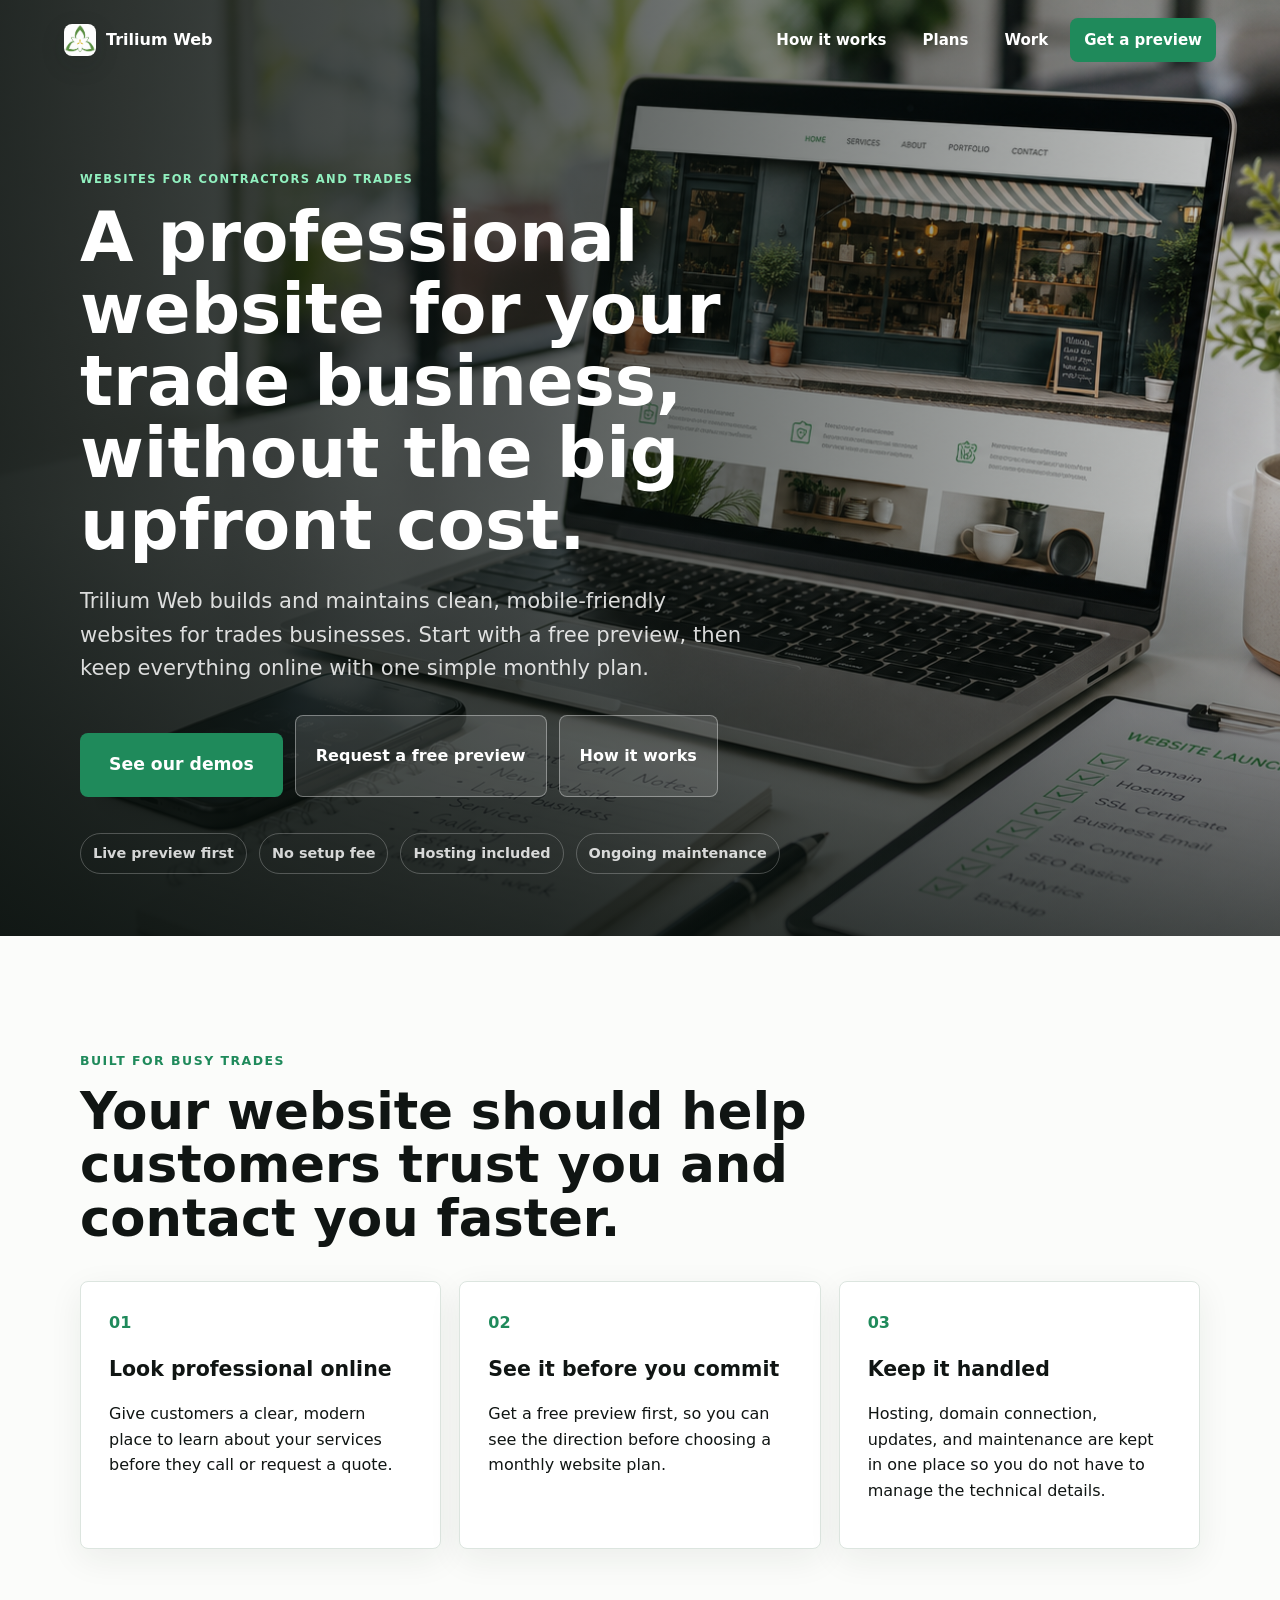
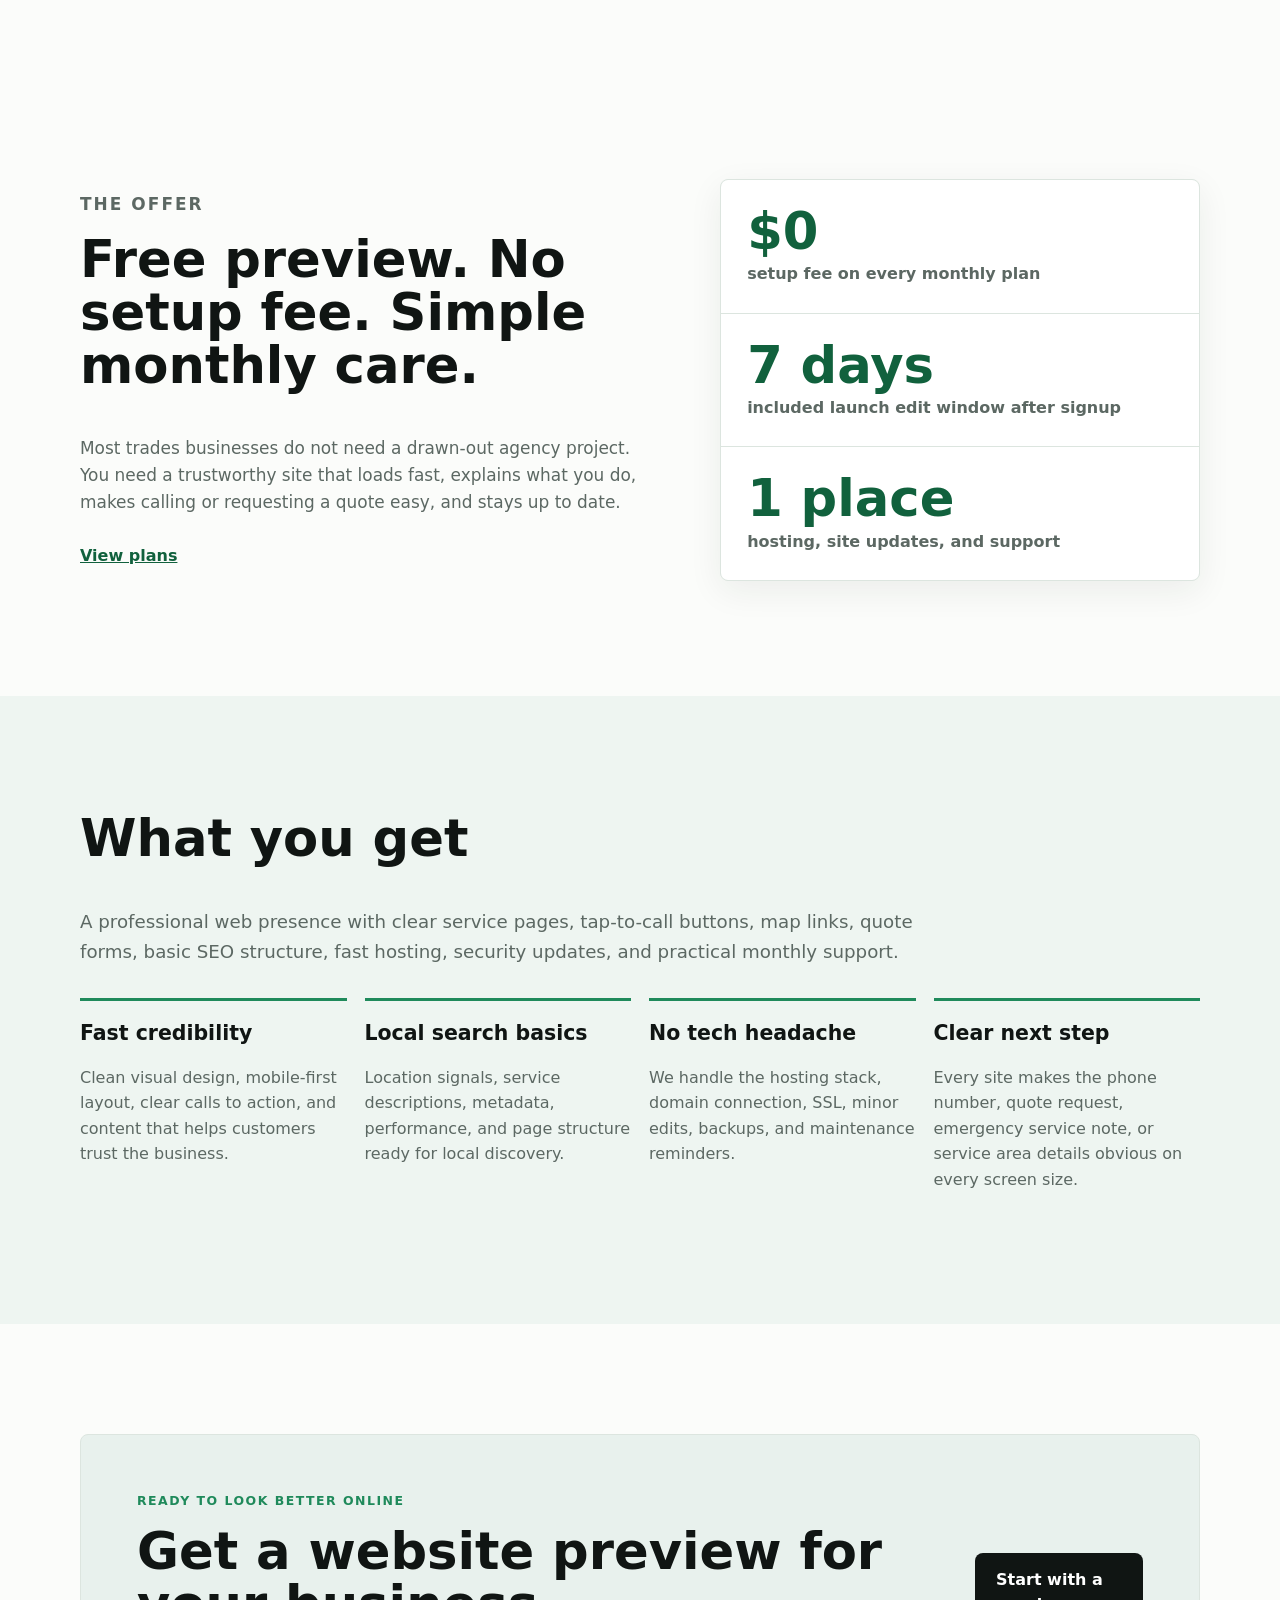
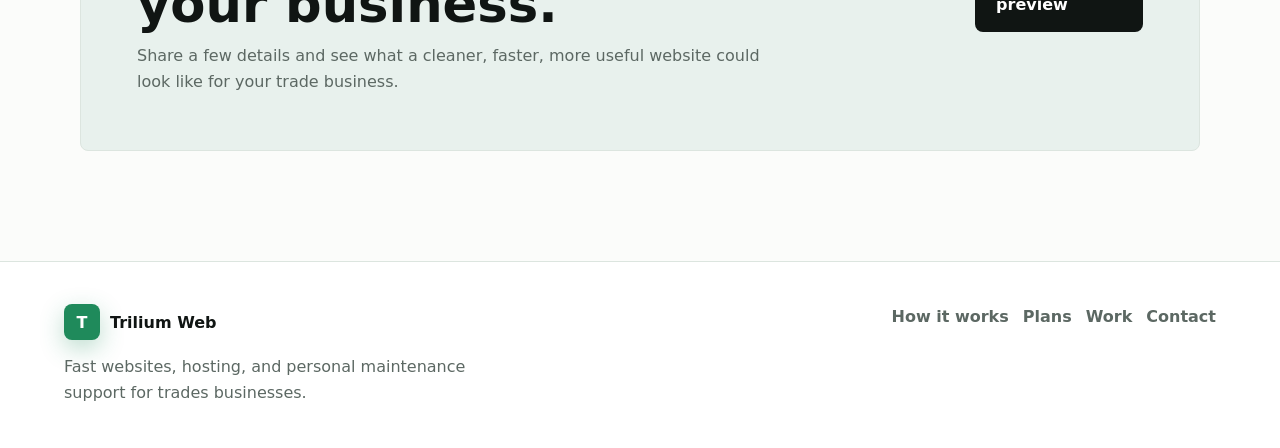
<file: index.html>
<!doctype html>
<html lang="en">
  <head>
    <meta charset="utf-8">
    <meta name="viewport" content="width=device-width, initial-scale=1">
    <meta name="description" content="Trilium Web builds fast, trustworthy websites for trades businesses with no setup fee, hosting, maintenance, and personal support handled in one place.">
    <title>Trilium Web | Fast Websites for Trades Businesses</title>
    <link rel="stylesheet" href="assets/styles.css">
    <link rel="icon" href="assets/images/trilliumweb-logo.png" type="image/png">
  </head>
  <body>
    <header class="site-header" data-header>
      <a class="brand" href="index.html" aria-label="Trilium Web home">
        <img class="brand-logo" src="assets/images/trilliumweb-logo.png" alt="Trilium Web logo">
        <span>Trilium Web</span>
      </a>
      <button class="nav-toggle" type="button" aria-label="Open navigation" aria-expanded="false" data-nav-toggle>
        <span></span>
        <span></span>
      </button>
      <nav class="site-nav" data-nav>
        <a href="process.html">How it works</a>
        <a href="pricing.html">Plans</a>
        <a href="work.html">Work</a>
        <a class="nav-cta" href="contact.html">Get a preview</a>
      </nav>
    </header>

    <main>
      <section class="hero">
        <div class="hero-media" aria-hidden="true">
          <img src="assets/images/rapid-launch-workflow.png" alt="">
        </div>
        <div class="hero-overlay"></div>
        <div class="hero-inner">
          <p class="eyebrow hero-eyebrow">Websites for contractors and trades</p>
          <h1 class="hero-title">A professional website for your trade business, without the big upfront cost.</h1>
          <p class="hero-copy">Trilium Web builds and maintains clean, mobile-friendly websites for trades businesses. Start with a free preview, then keep everything online with one simple monthly plan.</p>
          <div class="hero-actions">
            <a class="button primary demo-cta" href="https://demo.trilliumweb.com">See our demos</a>
            <a class="button secondary" href="contact.html">Request a free preview</a>
            <a class="button secondary" href="process.html">How it works</a>
          </div>
          <div class="trust-row" aria-label="Key service promises">
            <span>Live preview first</span>
            <span>No setup fee</span>
            <span>Hosting included</span>
            <span>Ongoing maintenance</span>
          </div>
        </div>
      </section>

      <section class="section intro-section">
        <div class="section-heading">
          <p class="eyebrow">Built for busy trades</p>
          <h2>Your website should help customers trust you and contact you faster.</h2>
        </div>
        <div class="intro-grid">
          <article>
            <span class="card-icon">01</span>
            <h3>Look professional online</h3>
            <p>Give customers a clear, modern place to learn about your services before they call or request a quote.</p>
          </article>
          <article>
            <span class="card-icon">02</span>
            <h3>See it before you commit</h3>
            <p>Get a free preview first, so you can see the direction before choosing a monthly website plan.</p>
          </article>
          <article>
            <span class="card-icon">03</span>
            <h3>Keep it handled</h3>
            <p>Hosting, domain connection, updates, and maintenance are kept in one place so you do not have to manage the technical details.</p>
          </article>
        </div>
      </section>

      <section class="section split-section">
        <div>
          <p class="eyebrow">The offer</p>
          <h2>Free preview. No setup fee. Simple monthly care.</h2>
          <p>Most trades businesses do not need a drawn-out agency project. You need a trustworthy site that loads fast, explains what you do, makes calling or requesting a quote easy, and stays up to date.</p>
          <a class="text-link" href="pricing.html">View plans</a>
        </div>
        <div class="proof-panel">
          <div class="metric">
            <strong>$0</strong>
            <span>setup fee on every monthly plan</span>
          </div>
          <div class="metric">
            <strong>7 days</strong>
            <span>included launch edit window after signup</span>
          </div>
          <div class="metric">
            <strong>1 place</strong>
            <span>hosting, site updates, and support</span>
          </div>
        </div>
      </section>

      <section class="section bands">
        <div class="band">
          <h2>What you get</h2>
          <p>A professional web presence with clear service pages, tap-to-call buttons, map links, quote forms, basic SEO structure, fast hosting, security updates, and practical monthly support.</p>
        </div>
        <div class="feature-list">
          <div>
            <h3>Fast credibility</h3>
            <p>Clean visual design, mobile-first layout, clear calls to action, and content that helps customers trust the business.</p>
          </div>
          <div>
            <h3>Local search basics</h3>
            <p>Location signals, service descriptions, metadata, performance, and page structure ready for local discovery.</p>
          </div>
          <div>
            <h3>No tech headache</h3>
            <p>We handle the hosting stack, domain connection, SSL, minor edits, backups, and maintenance reminders.</p>
          </div>
          <div>
            <h3>Clear next step</h3>
            <p>Every site makes the phone number, quote request, emergency service note, or service area details obvious on every screen size.</p>
          </div>
        </div>
      </section>

      <section class="cta-section">
        <div>
          <p class="eyebrow">Ready to look better online</p>
          <h2>Get a website preview for your business.</h2>
          <p>Share a few details and see what a cleaner, faster, more useful website could look like for your trade business.</p>
        </div>
        <a class="button primary dark" href="contact.html">Start with a preview</a>
      </section>
    </main>

    <footer class="site-footer">
      <div>
        <a class="brand footer-brand" href="index.html">
          <span class="brand-mark">T</span>
          <span>Trilium Web</span>
        </a>
        <p>Fast websites, hosting, and personal maintenance support for trades businesses.</p>
      </div>
      <nav aria-label="Footer">
        <a href="process.html">How it works</a>
        <a href="pricing.html">Plans</a>
        <a href="work.html">Work</a>
        <a href="contact.html">Contact</a>
      </nav>
    </footer>
    <script src="assets/site.js"></script>
  </body>
</html>
</file>
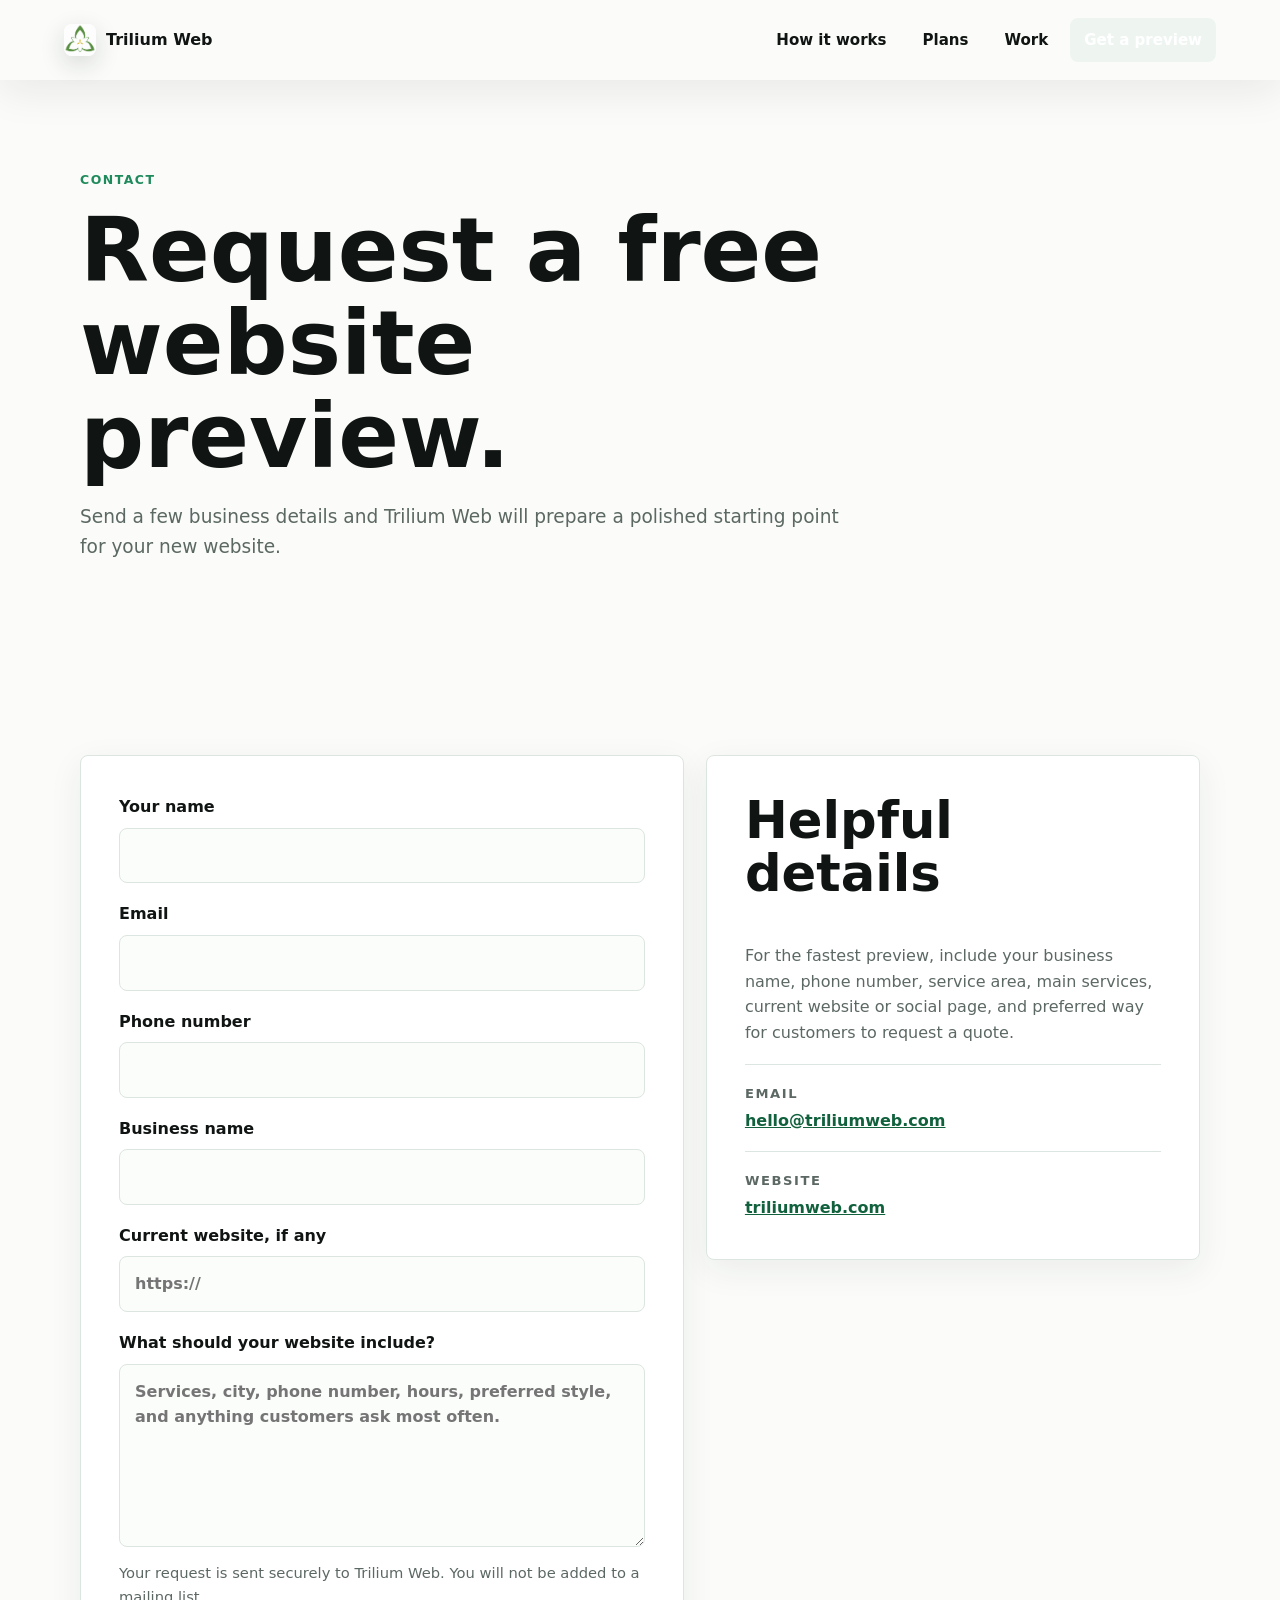
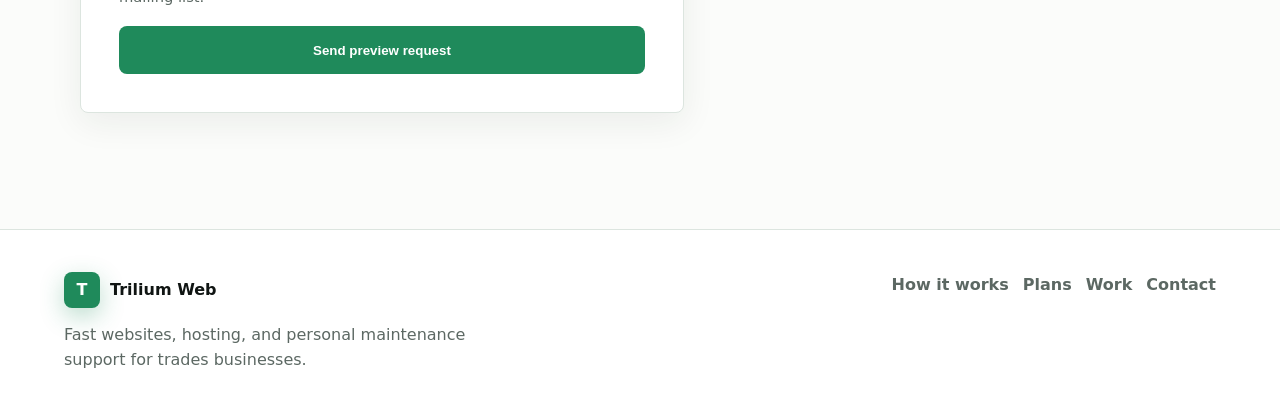
<file: contact.html>
<!doctype html>
<html lang="en">
  <head>
    <meta charset="utf-8">
    <meta name="viewport" content="width=device-width, initial-scale=1">
    <meta name="description" content="Request a free website preview from Trilium Web.">
    <title>Contact | Trilium Web</title>
    <link rel="stylesheet" href="assets/styles.css">
    <link rel="icon" href="assets/images/trilliumweb-logo.png" type="image/png">
  </head>
  <body class="interior-page">
    <header class="site-header" data-header>
      <a class="brand" href="index.html"><img class="brand-logo" src="assets/images/trilliumweb-logo.png" alt="Trilium Web logo"><span>Trilium Web</span></a>
      <button class="nav-toggle" type="button" aria-label="Open navigation" aria-expanded="false" data-nav-toggle><span></span><span></span></button>
      <nav class="site-nav" data-nav>
        <a href="process.html">How it works</a>
        <a href="pricing.html">Plans</a>
        <a href="work.html">Work</a>
        <a class="nav-cta" href="contact.html" aria-current="page">Get a preview</a>
      </nav>
    </header>

    <main>
      <section class="page-hero compact">
        <p class="eyebrow">Contact</p>
        <h1>Request a free website preview.</h1>
        <p>Send a few business details and Trilium Web will prepare a polished starting point for your new website.</p>
      </section>

      <section class="section contact-layout">
        <form class="contact-form" action="https://formsubmit.co/hello@triliumweb.com" method="POST">
          <input type="hidden" name="_subject" value="New Trilium Web preview request">
          <input type="hidden" name="_next" value="https://triliumweb.com/thanks.html">
          <input type="hidden" name="_template" value="table">
          <input type="hidden" name="_captcha" value="false">
          <input type="text" name="_honey" class="honeypot" tabindex="-1" autocomplete="off">
          <label>
            Your name
            <input name="name" autocomplete="name" required>
          </label>
          <label>
            Email
            <input type="email" name="email" autocomplete="email" required>
          </label>
          <label>
            Phone number
            <input type="tel" name="phone" autocomplete="tel">
          </label>
          <label>
            Business name
            <input name="business" required>
          </label>
          <label>
            Current website, if any
            <input name="website" inputmode="url" placeholder="https://">
          </label>
          <label>
            What should your website include?
            <textarea name="message" rows="6" placeholder="Services, city, phone number, hours, preferred style, and anything customers ask most often."></textarea>
          </label>
          <p class="form-note">Your request is sent securely to Trilium Web. You will not be added to a mailing list.</p>
          <button class="button primary" type="submit">Send preview request</button>
        </form>
        <aside class="contact-panel">
          <h2>Helpful details</h2>
          <p>For the fastest preview, include your business name, phone number, service area, main services, current website or social page, and preferred way for customers to request a quote.</p>
          <div class="contact-method">
            <span>Email</span>
            <a href="mailto:hello@triliumweb.com">hello@triliumweb.com</a>
          </div>
          <div class="contact-method">
            <span>Website</span>
            <a href="https://triliumweb.com">triliumweb.com</a>
          </div>
        </aside>
      </section>
    </main>

    <footer class="site-footer">
      <div><a class="brand footer-brand" href="index.html"><span class="brand-mark">T</span><span>Trilium Web</span></a><p>Fast websites, hosting, and personal maintenance support for trades businesses.</p></div>
      <nav aria-label="Footer"><a href="process.html">How it works</a><a href="pricing.html">Plans</a><a href="work.html">Work</a><a href="contact.html">Contact</a></nav>
    </footer>
    <script src="assets/site.js"></script>
  </body>
</html>
</file>
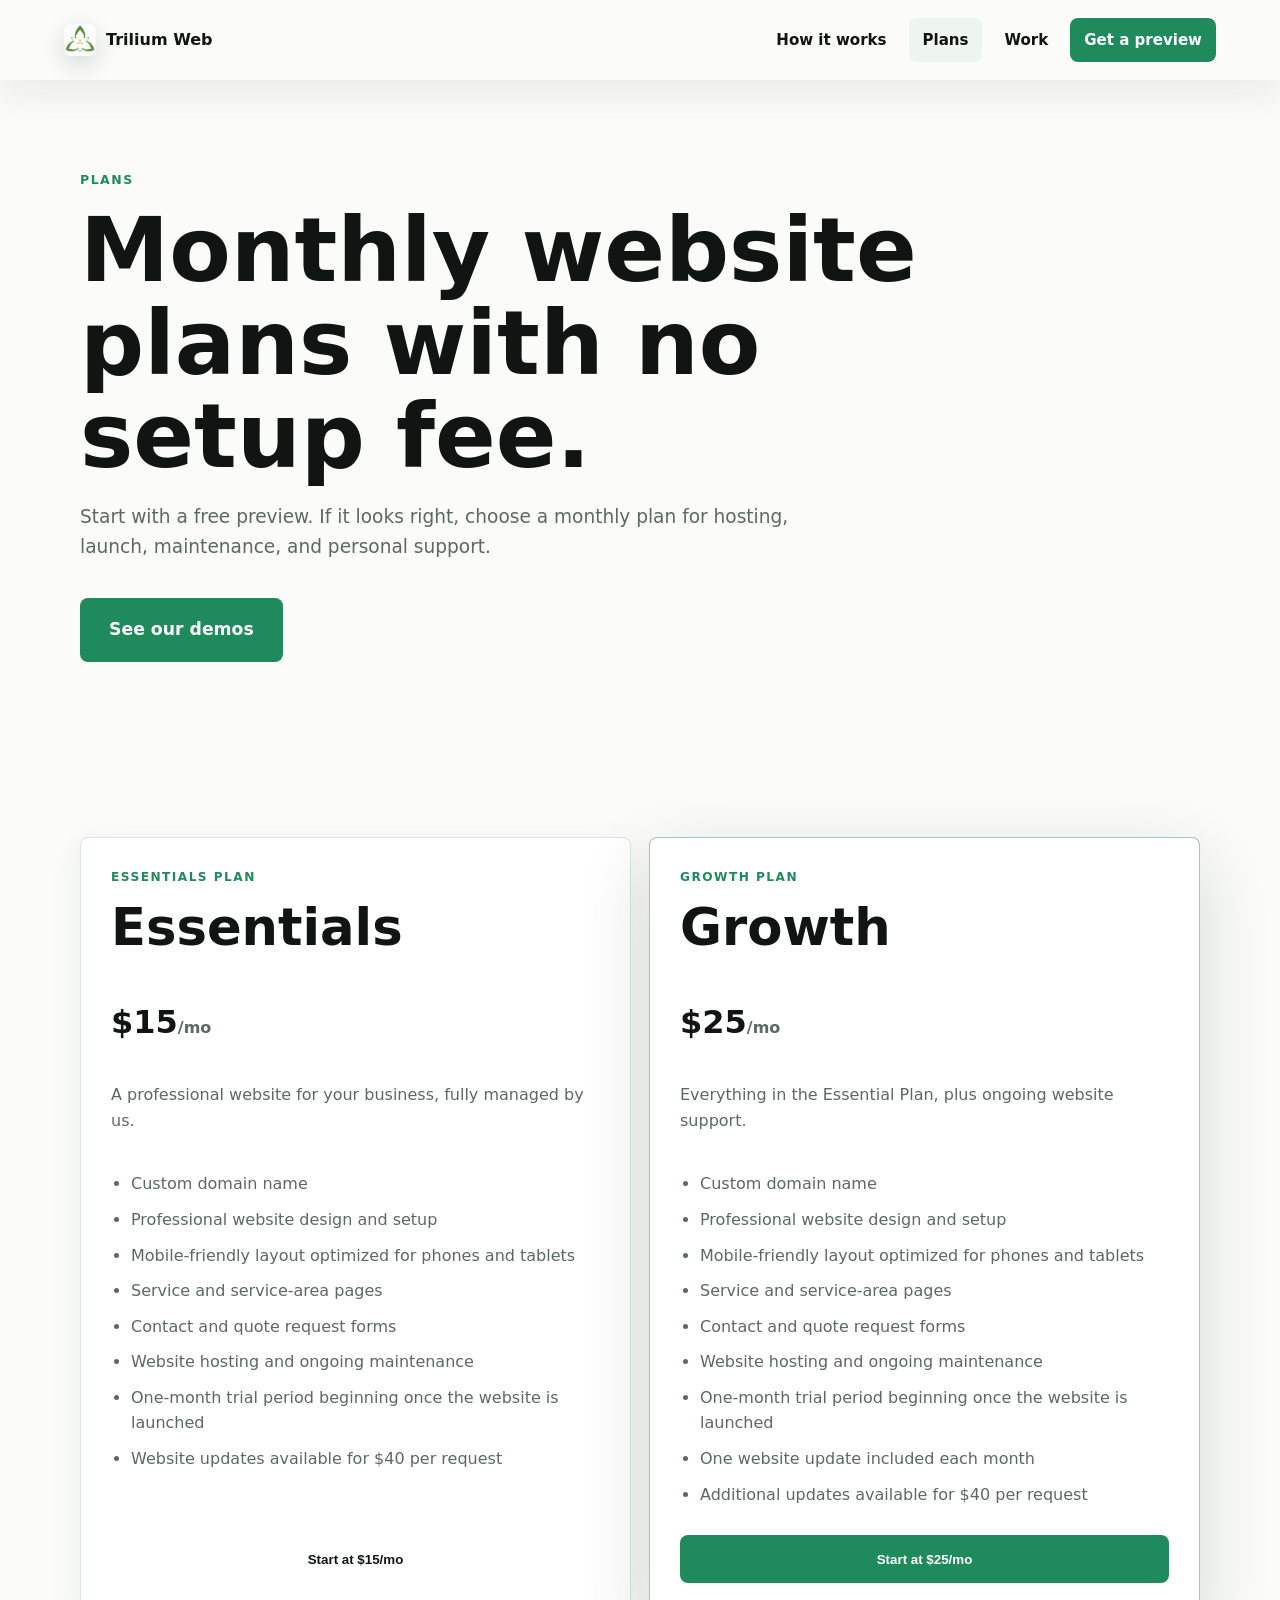
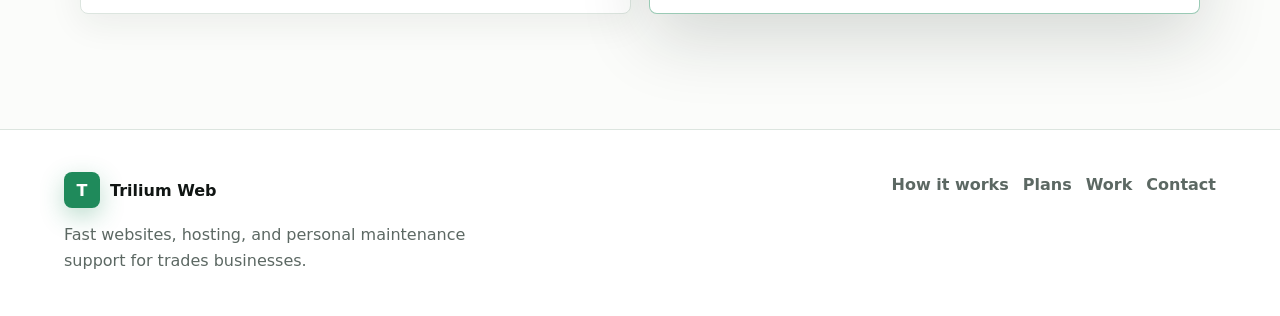
<file: pricing.html>
<!doctype html>
<html lang="en">
  <head>
    <meta charset="utf-8">
    <meta name="viewport" content="width=device-width, initial-scale=1">
    <meta name="description" content="Monthly website plans for trades businesses from Trilium Web, with no setup fee and real public pricing.">
    <title>Plans | Trilium Web</title>
    <link rel="stylesheet" href="assets/styles.css">
    <link rel="icon" href="assets/images/trilliumweb-logo.png" type="image/png">
  </head>
  <body class="interior-page">
    <header class="site-header" data-header>
      <a class="brand" href="index.html"><img class="brand-logo" src="assets/images/trilliumweb-logo.png" alt="Trilium Web logo"><span>Trilium Web</span></a>
      <button class="nav-toggle" type="button" aria-label="Open navigation" aria-expanded="false" data-nav-toggle><span></span><span></span></button>
      <nav class="site-nav" data-nav>
        <a href="process.html">How it works</a>
        <a href="pricing.html" aria-current="page">Plans</a>
        <a href="work.html">Work</a>
        <a class="nav-cta" href="contact.html">Get a preview</a>
      </nav>
    </header>

    <main>
      <section class="page-hero">
        <p class="eyebrow">Plans</p>
        <h1>Monthly website plans with no setup fee.</h1>
        <p>Start with a free preview. If it looks right, choose a monthly plan for hosting, launch, maintenance, and personal support.</p>
        <a class="button primary demo-cta" href="https://demo.trilliumweb.com">See our demos</a>
      </section>

      <section class="section pricing-grid">
        <article class="price-card">
          <p class="plan-label">Essentials Plan</p>
          <h2>Essentials</h2>
          <p class="price">$15<span>/mo</span></p>
          <p>A professional website for your business, fully managed by us.</p>
          <ul>
            <li>Custom domain name</li>
            <li>Professional website design and setup</li>
            <li>Mobile-friendly layout optimized for phones and tablets</li>
            <li>Service and service-area pages</li>
            <li>Contact and quote request forms</li>
            <li>Website hosting and ongoing maintenance</li>
            <li>One-month trial period beginning once the website is launched</li>
            <li>Website updates available for $40 per request</li>
          </ul>
          <button class="button secondary full" type="button" data-plan-checkout data-plan-name="Essentials" data-checkout-url="https://buy.stripe.com/3cI5kEgFHcl60wC7pi6g804">Start at $15/mo</button>
        </article>
        <article class="price-card featured">
          <p class="plan-label">Growth Plan</p>
          <h2>Growth</h2>
          <p class="price">$25<span>/mo</span></p>
          <p>Everything in the Essential Plan, plus ongoing website support.</p>
          <ul>
            <li>Custom domain name</li>
            <li>Professional website design and setup</li>
            <li>Mobile-friendly layout optimized for phones and tablets</li>
            <li>Service and service-area pages</li>
            <li>Contact and quote request forms</li>
            <li>Website hosting and ongoing maintenance</li>
            <li>One-month trial period beginning once the website is launched</li>
            <li>One website update included each month</li>
            <li>Additional updates available for $40 per request</li>
          </ul>
          <button class="button primary full" type="button" data-plan-checkout data-plan-name="Growth" data-checkout-url="https://buy.stripe.com/fZu28sahjfxi7Z410U6g805">Start at $25/mo</button>
        </article>
      </section>

      <div class="terms-modal" data-terms-modal hidden>
        <div class="terms-backdrop" data-terms-close></div>
        <section class="terms-dialog" role="dialog" aria-modal="true" aria-labelledby="terms-title" aria-describedby="terms-summary">
          <button class="terms-close" type="button" aria-label="Close agreement" data-terms-close>&times;</button>
          <p class="eyebrow">Agreement</p>
          <h2 id="terms-title">Trillium Web Terms of Service</h2>
          <p id="terms-summary" class="terms-summary">Review and accept these terms to continue to secure checkout for the <span data-selected-plan>selected</span> plan.</p>
          <div class="terms-copy" tabindex="0">
            <p><strong>Last Updated: June 19th, 2026</strong></p>
            <p>By purchasing a website plan or using our services, you agree to the following Terms of Service.</p>
            <h3>1. Services</h3>
            <p>Trillium Web provides website design, website hosting, website maintenance, and related website support services.</p>
            <p>The specific services provided depend on the plan selected by the customer.</p>
            <h3>2. Trial Period</h3>
            <p>New customers receive a one-month (30 days) trial period beginning on the date that the customer signs up.</p>
            <p>Customers may cancel during the trial period without further obligation.</p>
            <h3>3. Payment</h3>
            <p>Monthly subscription fees are billed in advance and continue until cancelled.</p>
            <p>Current pricing is displayed on our website and may be updated from time to time. Existing customers will be notified in advance of any pricing changes.</p>
            <p>Failure to make payment may result in suspension or removal of website services.</p>
            <h3>4. Website Updates</h3>
            <p>Customers subscribed to the Essentials Plan may request website updates for the posted update fee.</p>
            <p>Customers subscribed to the Growth Plan receive one website update request per month. Additional update requests are billed at the posted update fee.</p>
            <p>Trillium Web reserves the right to determine whether a request constitutes a minor update or a larger project requiring a separate quotation.</p>
            <h3>5. Customer Content</h3>
            <p>The customer is responsible for providing accurate business information, images, logos, contact details, and any other content required to build the website.</p>
            <p>The customer confirms that they have the necessary rights and permissions to use any content submitted to Trillium Web.</p>
            <h3>6. Ownership</h3>
            <p>The customer retains ownership of all business information, logos, photographs, and other content supplied by the customer.</p>
            <p>Trillium Web retains ownership of its website templates, design systems, code, processes, and proprietary materials used in providing the service.</p>
            <h3>7. Hosting and Maintenance</h3>
            <p>Trillium Web will make reasonable efforts to maintain website availability and functionality.</p>
            <p>However, uninterrupted service cannot be guaranteed. Temporary interruptions may occur due to maintenance, software updates, third-party service outages, or circumstances beyond our control.</p>
            <h3>8. Cancellation</h3>
            <p>Customers may cancel their subscription at any time by providing written notice via email.</p>
            <p>Website service will remain active until the end of the current billing period.</p>
            <p>Upon cancellation, website hosting and maintenance services will cease.</p>
            <h3>9. Limitation of Liability</h3>
            <p>To the maximum extent permitted by law, Trillium Web shall not be liable for any indirect, incidental, special, consequential, or business-related damages, including lost profits, lost revenue, loss of business opportunities, or website downtime.</p>
            <p>The total liability of Trillium Web shall not exceed the amount paid by the customer during the previous twelve months.</p>
            <h3>10. Changes to These Terms</h3>
            <p>Trillium Web may update these Terms of Service from time to time. Updated versions will be posted on our website.</p>
            <p>Continued use of our services after changes are posted constitutes acceptance of the revised terms.</p>
            <h3>11. Contact</h3>
            <p>Questions regarding these Terms of Service may be directed to:</p>
            <p>Trillium Web<br>Email: support@trilliumweb.com<br>Website: TrilliumWeb.com</p>
          </div>
          <label class="terms-check">
            <input type="checkbox" data-terms-accept>
            <span>I have read and agree to the Trillium Web Terms of Service.</span>
          </label>
          <button class="button primary full" type="button" disabled data-terms-continue>Continue to secure checkout</button>
        </section>
      </div>

    </main>

    <footer class="site-footer">
      <div><a class="brand footer-brand" href="index.html"><span class="brand-mark">T</span><span>Trilium Web</span></a><p>Fast websites, hosting, and personal maintenance support for trades businesses.</p></div>
      <nav aria-label="Footer"><a href="process.html">How it works</a><a href="pricing.html">Plans</a><a href="work.html">Work</a><a href="contact.html">Contact</a></nav>
    </footer>
    <script src="assets/site.js"></script>
  </body>
</html>
</file>
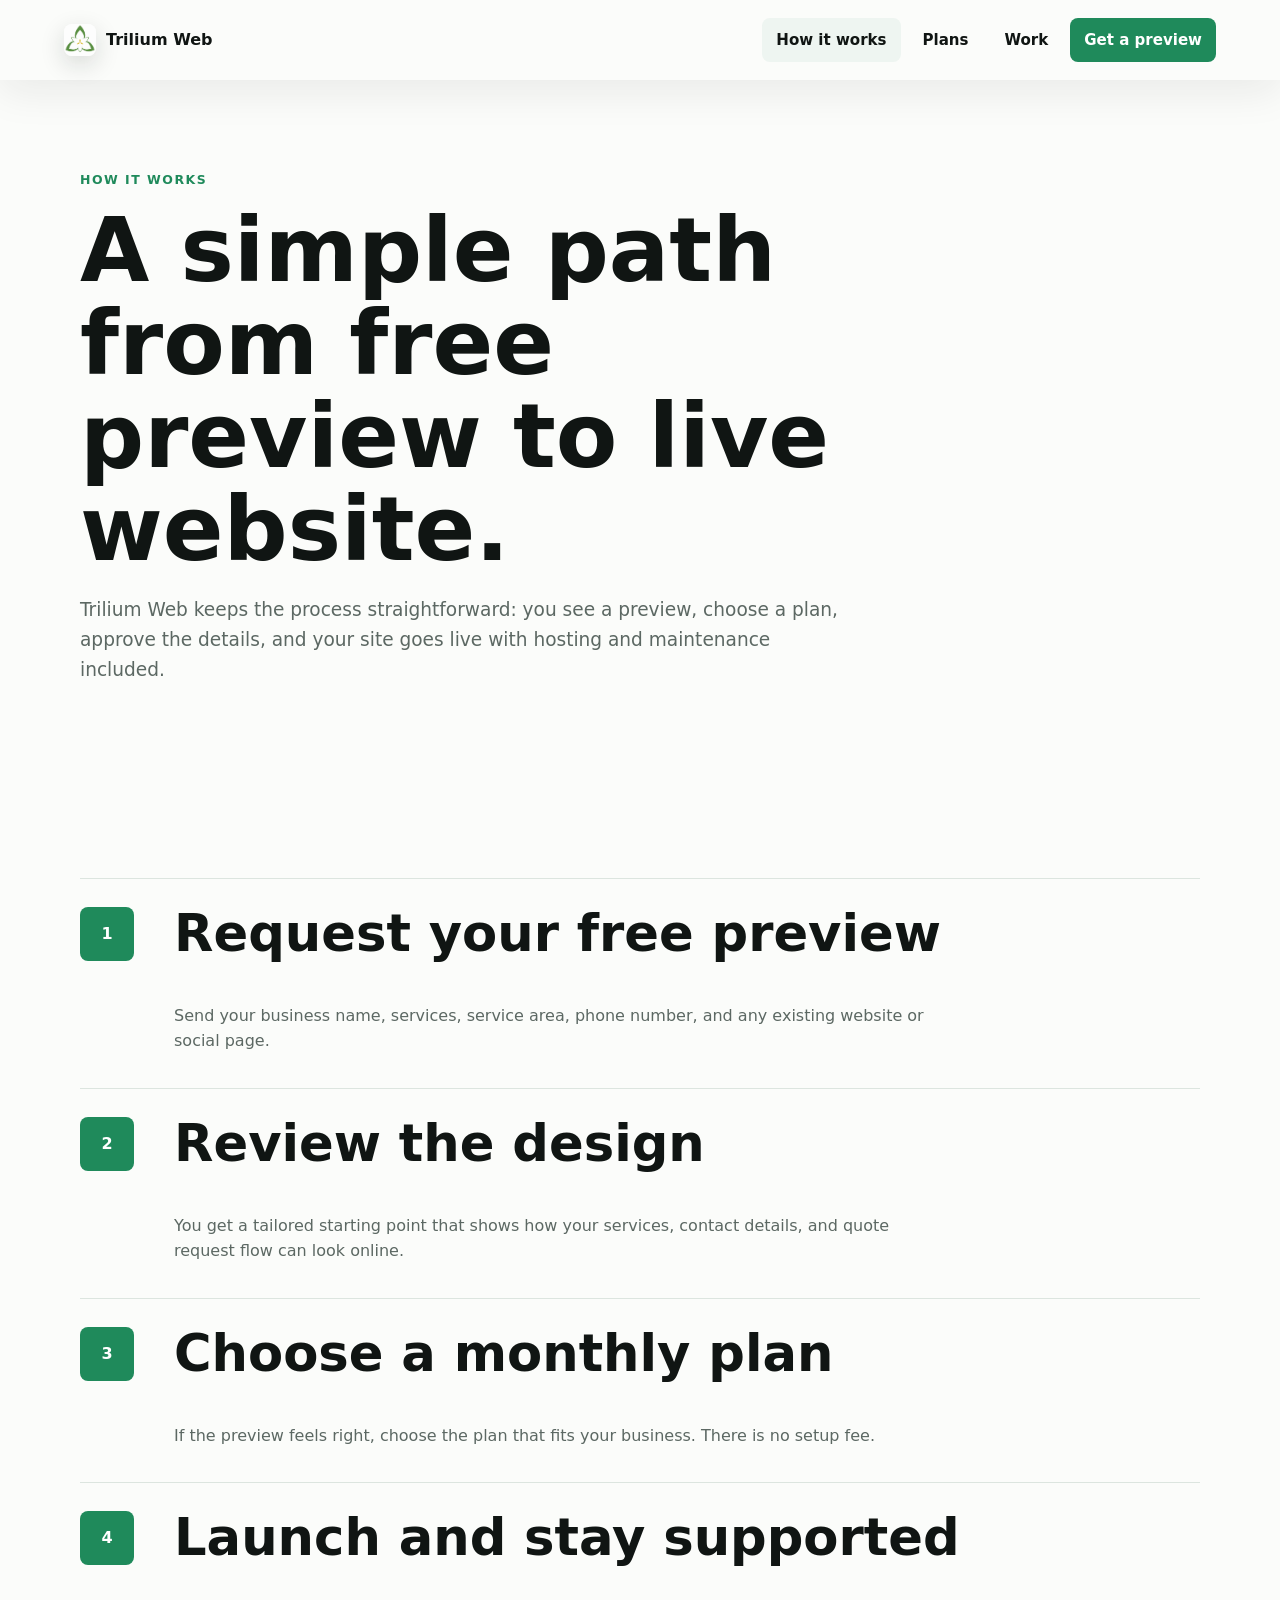
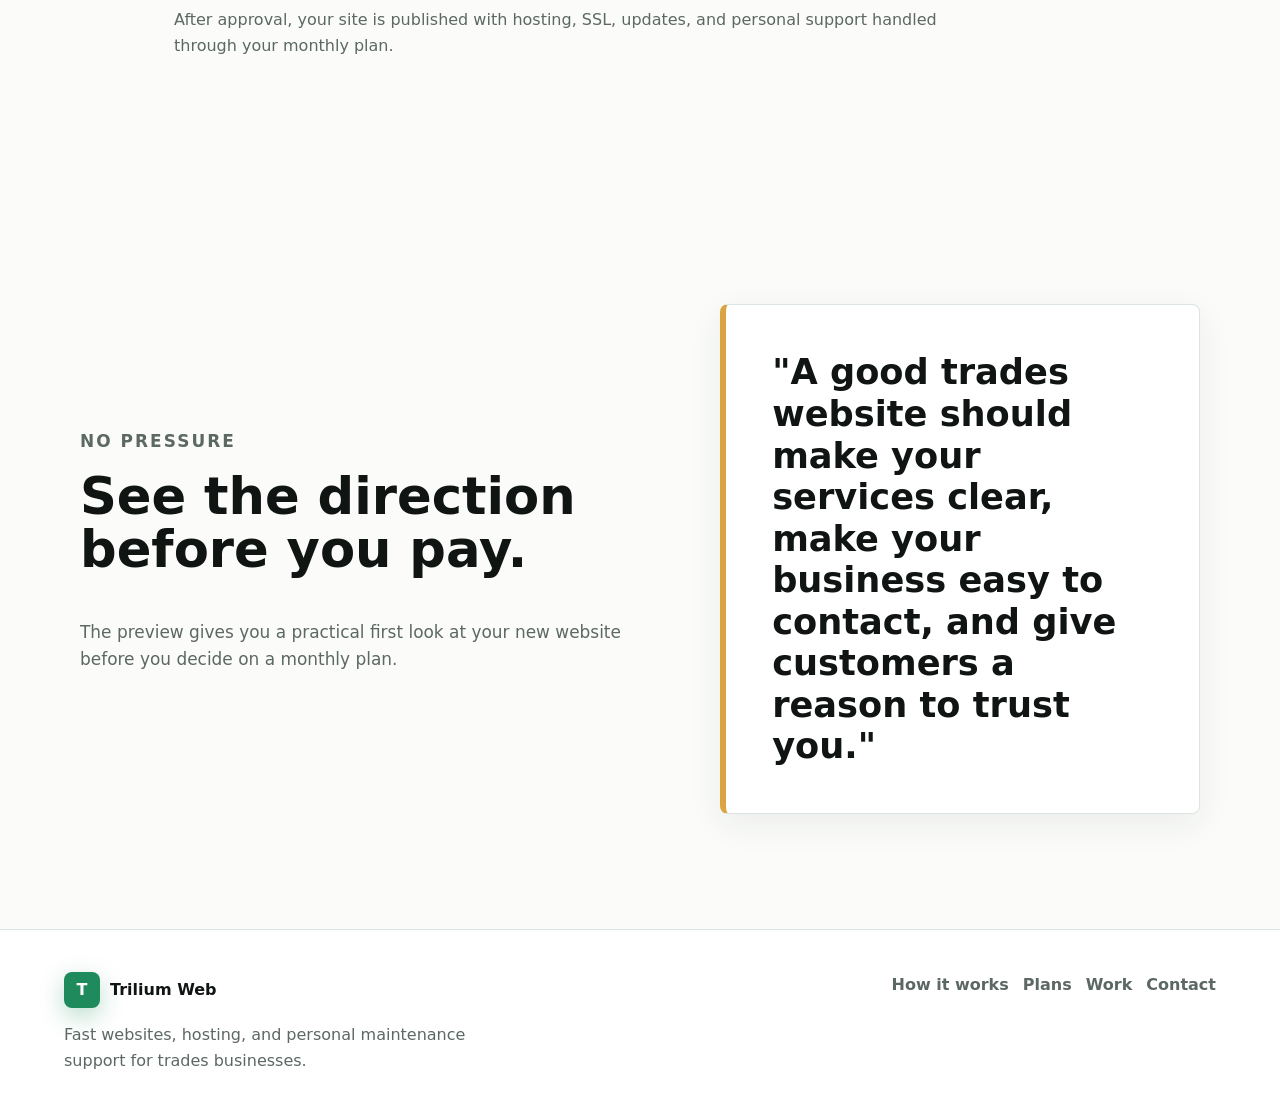
<file: process.html>
<!doctype html>
<html lang="en">
  <head>
    <meta charset="utf-8">
    <meta name="viewport" content="width=device-width, initial-scale=1">
    <meta name="description" content="See how Trilium Web creates a free preview, launches the site, and maintains it for trades businesses.">
    <title>How It Works | Trilium Web</title>
    <link rel="stylesheet" href="assets/styles.css">
    <link rel="icon" href="assets/images/trilliumweb-logo.png" type="image/png">
  </head>
  <body class="interior-page">
    <header class="site-header" data-header>
      <a class="brand" href="index.html"><img class="brand-logo" src="assets/images/trilliumweb-logo.png" alt="Trilium Web logo"><span>Trilium Web</span></a>
      <button class="nav-toggle" type="button" aria-label="Open navigation" aria-expanded="false" data-nav-toggle><span></span><span></span></button>
      <nav class="site-nav" data-nav>
        <a href="process.html" aria-current="page">How it works</a>
        <a href="pricing.html">Plans</a>
        <a href="work.html">Work</a>
        <a class="nav-cta" href="contact.html">Get a preview</a>
      </nav>
    </header>

    <main>
      <section class="page-hero compact">
        <p class="eyebrow">How it works</p>
        <h1>A simple path from free preview to live website.</h1>
        <p>Trilium Web keeps the process straightforward: you see a preview, choose a plan, approve the details, and your site goes live with hosting and maintenance included.</p>
      </section>

      <section class="section timeline">
        <div class="timeline-item">
          <span>1</span>
          <div>
            <h2>Request your free preview</h2>
            <p>Send your business name, services, service area, phone number, and any existing website or social page.</p>
          </div>
        </div>
        <div class="timeline-item">
          <span>2</span>
          <div>
            <h2>Review the design</h2>
            <p>You get a tailored starting point that shows how your services, contact details, and quote request flow can look online.</p>
          </div>
        </div>
        <div class="timeline-item">
          <span>3</span>
          <div>
            <h2>Choose a monthly plan</h2>
            <p>If the preview feels right, choose the plan that fits your business. There is no setup fee.</p>
          </div>
        </div>
        <div class="timeline-item">
          <span>4</span>
          <div>
            <h2>Launch and stay supported</h2>
            <p>After approval, your site is published with hosting, SSL, updates, and personal support handled through your monthly plan.</p>
          </div>
        </div>
      </section>

      <section class="section split-section">
        <div>
          <p class="eyebrow">No pressure</p>
          <h2>See the direction before you pay.</h2>
          <p>The preview gives you a practical first look at your new website before you decide on a monthly plan.</p>
        </div>
        <div class="quote-panel">
          <p>"A good trades website should make your services clear, make your business easy to contact, and give customers a reason to trust you."</p>
        </div>
      </section>
    </main>

    <footer class="site-footer">
      <div><a class="brand footer-brand" href="index.html"><span class="brand-mark">T</span><span>Trilium Web</span></a><p>Fast websites, hosting, and personal maintenance support for trades businesses.</p></div>
      <nav aria-label="Footer"><a href="process.html">How it works</a><a href="pricing.html">Plans</a><a href="work.html">Work</a><a href="contact.html">Contact</a></nav>
    </footer>
    <script src="assets/site.js"></script>
  </body>
</html>
</file>
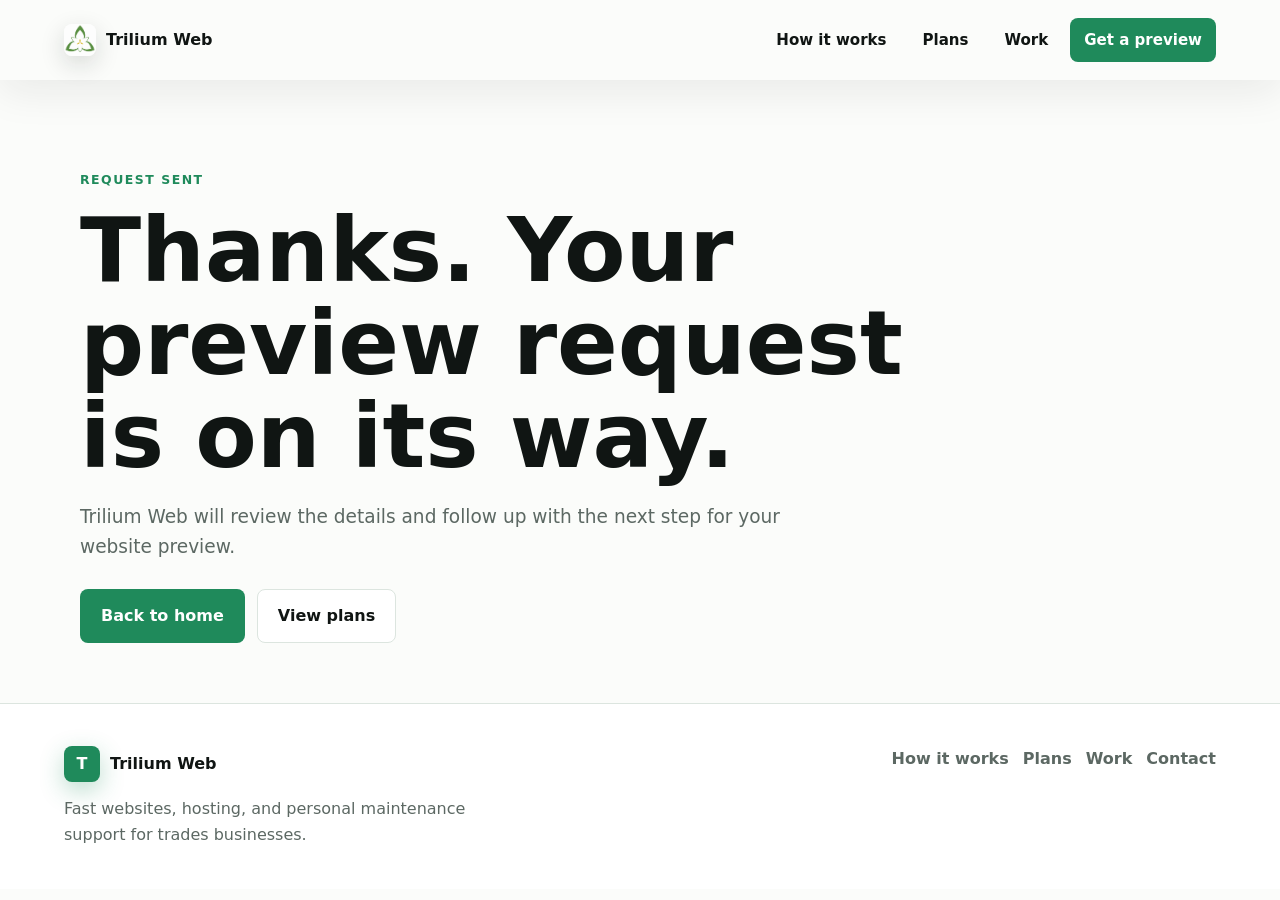
<file: thanks.html>
<!doctype html>
<html lang="en">
  <head>
    <meta charset="utf-8">
    <meta name="viewport" content="width=device-width, initial-scale=1">
    <meta name="description" content="Thank you for requesting a free website preview from Trilium Web.">
    <title>Request Sent | Trilium Web</title>
    <link rel="stylesheet" href="assets/styles.css">
    <link rel="icon" href="assets/images/trilliumweb-logo.png" type="image/png">
  </head>
  <body class="interior-page">
    <header class="site-header" data-header>
      <a class="brand" href="index.html"><img class="brand-logo" src="assets/images/trilliumweb-logo.png" alt="Trilium Web logo"><span>Trilium Web</span></a>
      <button class="nav-toggle" type="button" aria-label="Open navigation" aria-expanded="false" data-nav-toggle><span></span><span></span></button>
      <nav class="site-nav" data-nav>
        <a href="process.html">How it works</a>
        <a href="pricing.html">Plans</a>
        <a href="work.html">Work</a>
        <a class="nav-cta" href="contact.html">Get a preview</a>
      </nav>
    </header>

    <main>
      <section class="page-hero compact thanks-hero">
        <p class="eyebrow">Request sent</p>
        <h1>Thanks. Your preview request is on its way.</h1>
        <p>Trilium Web will review the details and follow up with the next step for your website preview.</p>
        <div class="hero-actions">
          <a class="button primary" href="index.html">Back to home</a>
          <a class="button secondary light" href="pricing.html">View plans</a>
        </div>
      </section>
    </main>

    <footer class="site-footer">
      <div><a class="brand footer-brand" href="index.html"><span class="brand-mark">T</span><span>Trilium Web</span></a><p>Fast websites, hosting, and personal maintenance support for trades businesses.</p></div>
      <nav aria-label="Footer"><a href="process.html">How it works</a><a href="pricing.html">Plans</a><a href="work.html">Work</a><a href="contact.html">Contact</a></nav>
    </footer>
    <script src="assets/site.js"></script>
  </body>
</html>
</file>
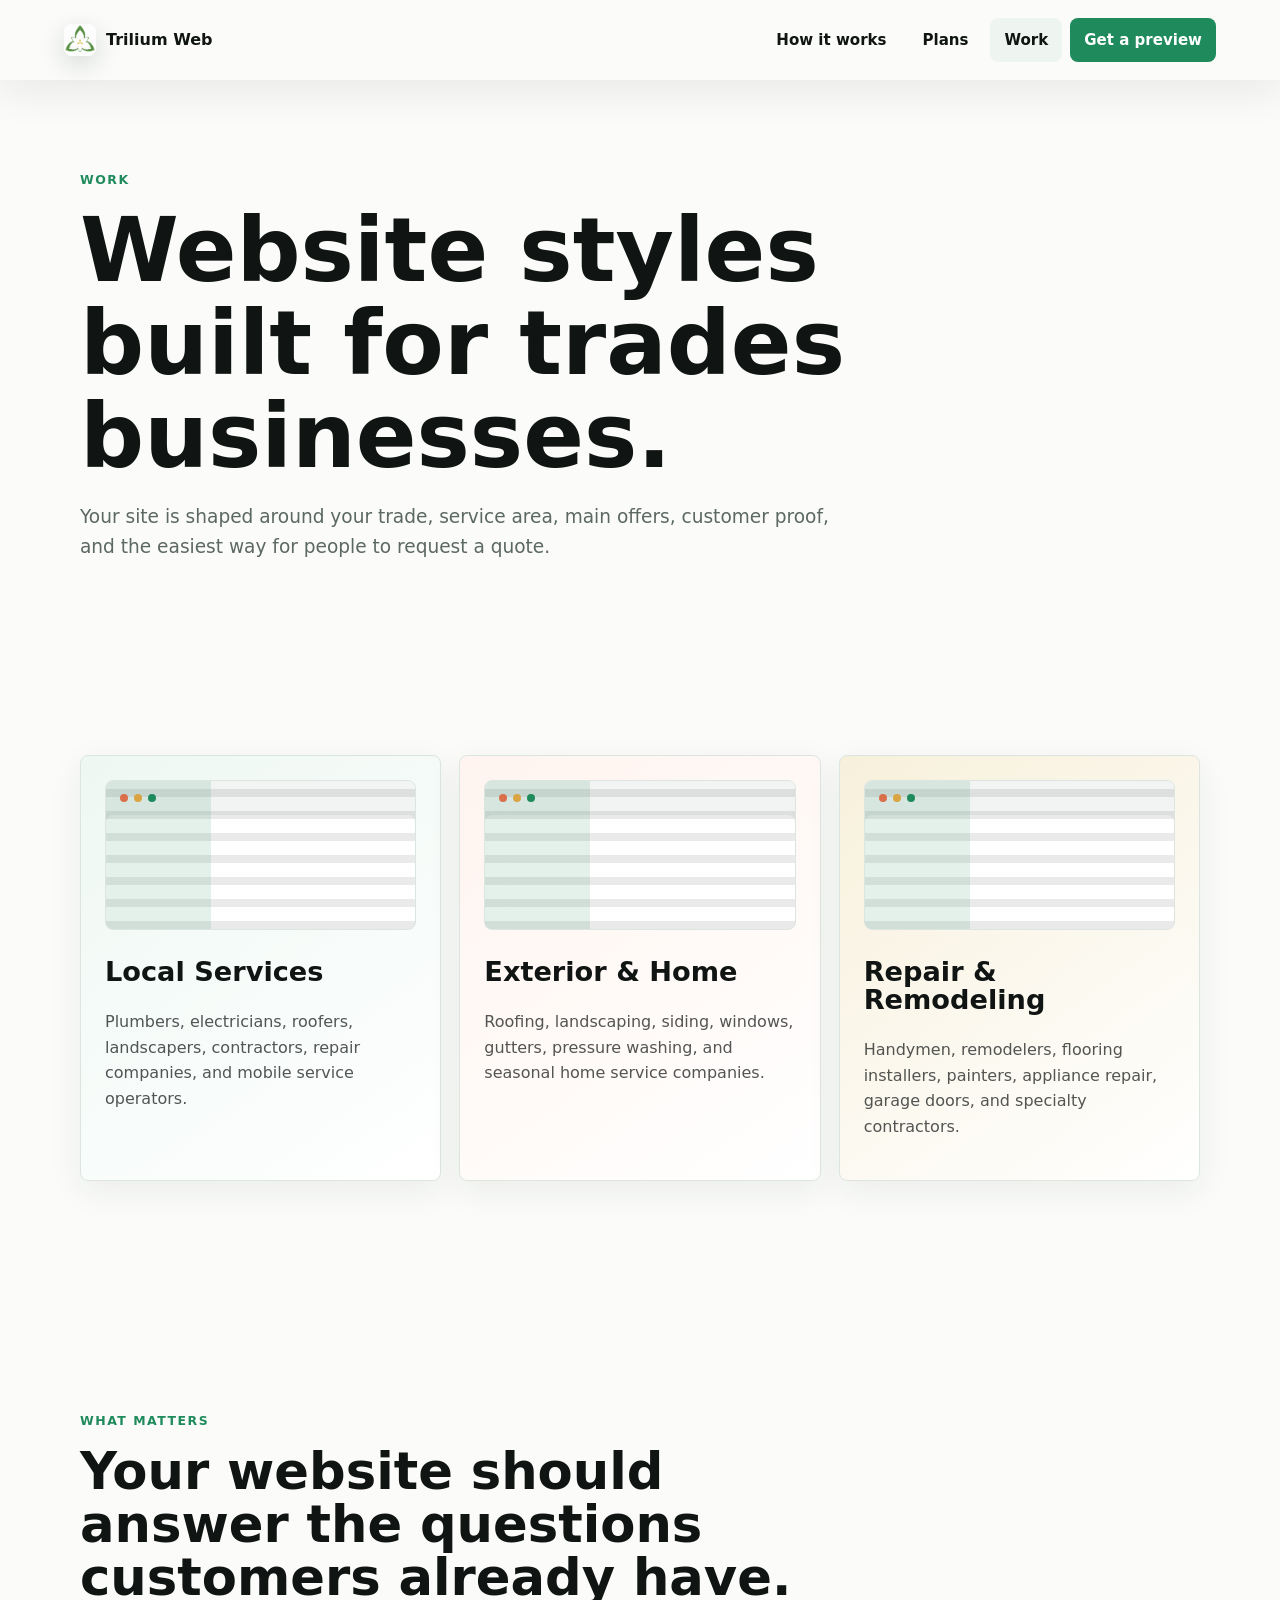
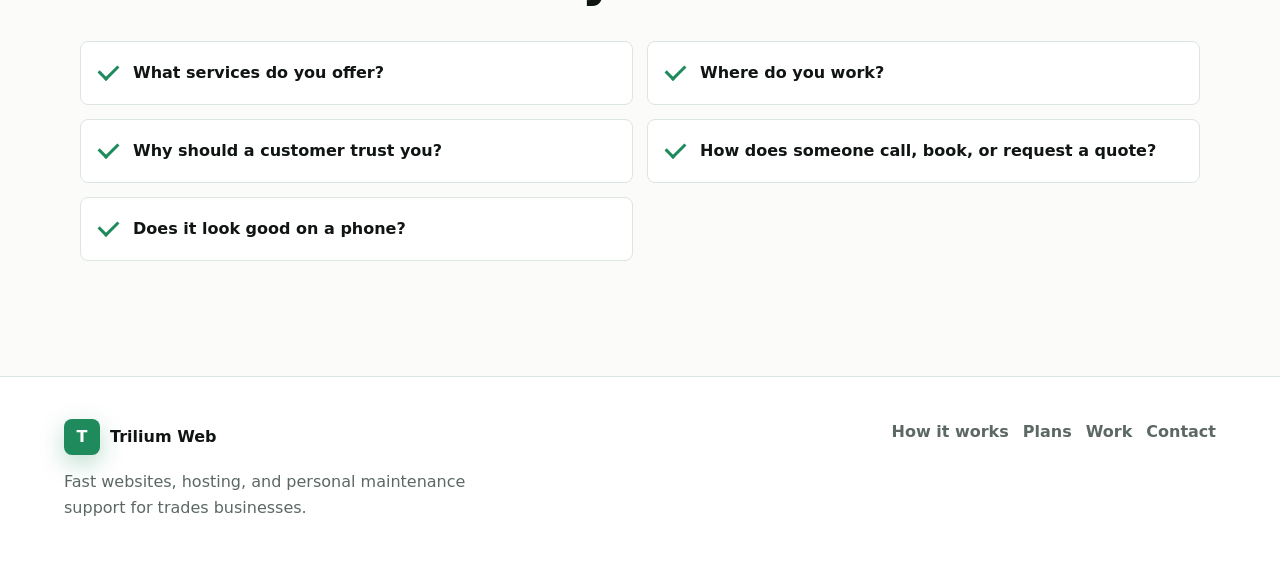
<file: work.html>
<!doctype html>
<html lang="en">
  <head>
    <meta charset="utf-8">
    <meta name="viewport" content="width=device-width, initial-scale=1">
    <meta name="description" content="Website preview styles and templates from Trilium Web for trades businesses.">
    <title>Work | Trilium Web</title>
    <link rel="stylesheet" href="assets/styles.css">
    <link rel="icon" href="assets/images/trilliumweb-logo.png" type="image/png">
  </head>
  <body class="interior-page">
    <header class="site-header" data-header>
      <a class="brand" href="index.html"><img class="brand-logo" src="assets/images/trilliumweb-logo.png" alt="Trilium Web logo"><span>Trilium Web</span></a>
      <button class="nav-toggle" type="button" aria-label="Open navigation" aria-expanded="false" data-nav-toggle><span></span><span></span></button>
      <nav class="site-nav" data-nav>
        <a href="process.html">How it works</a>
        <a href="pricing.html">Plans</a>
        <a href="work.html" aria-current="page">Work</a>
        <a class="nav-cta" href="contact.html">Get a preview</a>
      </nav>
    </header>

    <main>
      <section class="page-hero compact">
        <p class="eyebrow">Work</p>
        <h1>Website styles built for trades businesses.</h1>
        <p>Your site is shaped around your trade, service area, main offers, customer proof, and the easiest way for people to request a quote.</p>
      </section>

      <section class="section work-grid">
        <article class="work-card service">
          <div class="mock-window">
            <span></span><span></span><span></span>
          </div>
          <h2>Local Services</h2>
          <p>Plumbers, electricians, roofers, landscapers, contractors, repair companies, and mobile service operators.</p>
        </article>
        <article class="work-card wellness">
          <div class="mock-window">
            <span></span><span></span><span></span>
          </div>
          <h2>Exterior & Home</h2>
          <p>Roofing, landscaping, siding, windows, gutters, pressure washing, and seasonal home service companies.</p>
        </article>
        <article class="work-card food">
          <div class="mock-window">
            <span></span><span></span><span></span>
          </div>
          <h2>Repair & Remodeling</h2>
          <p>Handymen, remodelers, flooring installers, painters, appliance repair, garage doors, and specialty contractors.</p>
        </article>
      </section>

      <section class="section checklist-section">
        <div class="section-heading">
          <p class="eyebrow">What matters</p>
          <h2>Your website should answer the questions customers already have.</h2>
        </div>
        <ul class="checklist">
          <li>What services do you offer?</li>
          <li>Where do you work?</li>
          <li>Why should a customer trust you?</li>
          <li>How does someone call, book, or request a quote?</li>
          <li>Does it look good on a phone?</li>
        </ul>
      </section>
    </main>

    <footer class="site-footer">
      <div><a class="brand footer-brand" href="index.html"><span class="brand-mark">T</span><span>Trilium Web</span></a><p>Fast websites, hosting, and personal maintenance support for trades businesses.</p></div>
      <nav aria-label="Footer"><a href="process.html">How it works</a><a href="pricing.html">Plans</a><a href="work.html">Work</a><a href="contact.html">Contact</a></nav>
    </footer>
    <script src="assets/site.js"></script>
  </body>
</html>
</file>
<file: assets/styles.css>
:root {
  --ink: #101513;
  --muted: #5c6863;
  --line: #dce5df;
  --paper: #fbfcfa;
  --mist: #eef5f1;
  --green: #1f8a5b;
  --green-dark: #11613d;
  --gold: #d9a441;
  --coral: #d96f4b;
  --white: #ffffff;
  --shadow: 0 24px 70px rgba(17, 28, 22, 0.16);
}

* {
  box-sizing: border-box;
}

html {
  scroll-behavior: smooth;
}

body {
  margin: 0;
  font-family: Inter, system-ui, -apple-system, BlinkMacSystemFont, "Segoe UI", sans-serif;
  background: var(--paper);
  color: var(--ink);
  line-height: 1.6;
}

body.has-modal {
  overflow: hidden;
}

img {
  display: block;
  max-width: 100%;
}

a {
  color: inherit;
}

.site-header {
  position: fixed;
  z-index: 20;
  top: 0;
  left: 0;
  right: 0;
  display: flex;
  align-items: center;
  justify-content: space-between;
  gap: 24px;
  padding: 18px clamp(20px, 5vw, 64px);
  color: var(--white);
  transition: background 180ms ease, box-shadow 180ms ease, color 180ms ease;
}

.site-header.is-scrolled,
.interior-page .site-header {
  background: rgba(251, 252, 250, 0.94);
  box-shadow: 0 12px 40px rgba(20, 31, 25, 0.08);
  color: var(--ink);
  backdrop-filter: blur(18px);
}

.brand {
  display: inline-flex;
  align-items: center;
  gap: 10px;
  color: inherit;
  font-weight: 800;
  text-decoration: none;
  letter-spacing: 0;
}

.brand-logo {
  display: block;
  width: 32px;
  height: 32px;
  object-fit: contain;
  border-radius: 8px;
  box-shadow: 0 8px 24px rgba(17, 28, 22, 0.16);
}

.brand-mark {
  display: grid;
  width: 36px;
  height: 36px;
  place-items: center;
  border-radius: 8px;
  background: var(--green);
  color: var(--white);
  box-shadow: 0 8px 24px rgba(31, 138, 91, 0.3);
}

.site-nav {
  display: flex;
  align-items: center;
  gap: 8px;
}

.site-nav a {
  padding: 10px 14px;
  border-radius: 8px;
  color: inherit;
  font-size: 0.94rem;
  font-weight: 700;
  text-decoration: none;
}

.site-nav a:hover,
.site-nav a[aria-current="page"] {
  background: rgba(255, 255, 255, 0.16);
}

.site-header.is-scrolled .site-nav a:hover,
.site-header.is-scrolled .site-nav a[aria-current="page"],
.interior-page .site-nav a:hover,
.interior-page .site-nav a[aria-current="page"] {
  background: var(--mist);
}

.site-nav .nav-cta {
  background: var(--green);
  color: var(--white);
}

.site-nav .nav-cta:hover {
  background: var(--green-dark);
}

.nav-toggle {
  display: none;
  width: 42px;
  height: 42px;
  border: 1px solid currentColor;
  border-radius: 8px;
  background: transparent;
  color: inherit;
}

.nav-toggle span {
  display: block;
  width: 18px;
  height: 2px;
  margin: 5px auto;
  background: currentColor;
}

.hero {
  position: relative;
  min-height: 92vh;
  display: flex;
  align-items: end;
  overflow: hidden;
  color: var(--white);
}

.hero-media,
.hero-overlay {
  position: absolute;
  inset: 0;
}

.hero-media img {
  width: 100%;
  height: 100%;
  object-fit: cover;
}

.hero-overlay {
  background:
    linear-gradient(90deg, rgba(7, 14, 11, 0.88) 0%, rgba(7, 14, 11, 0.68) 42%, rgba(7, 14, 11, 0.2) 100%),
    linear-gradient(0deg, rgba(7, 14, 11, 0.65) 0%, rgba(7, 14, 11, 0) 45%);
}

.hero-inner {
  position: relative;
  z-index: 2;
  width: min(1120px, calc(100% - 40px));
  margin: 0 auto;
  padding: 170px 0 62px;
}

.eyebrow {
  margin: 0 0 14px;
  color: var(--green);
  font-size: 0.78rem;
  font-weight: 800;
  letter-spacing: 0.12em;
  text-transform: uppercase;
}

.hero .eyebrow {
  color: #91f0bf;
}

.hero-eyebrow {
  font-size: 0.72rem;
}

h1,
h2,
h3,
p {
  overflow-wrap: anywhere;
}

h1,
h2,
h3 {
  margin-top: 0;
  line-height: 1.04;
  letter-spacing: 0;
}

h1 {
  max-width: 850px;
  margin-bottom: 22px;
  font-size: clamp(3rem, 7vw, 6.9rem);
}

.hero-title {
  max-width: 760px;
  font-size: clamp(2.4rem, 5.4vw, 5.1rem);
}

h2 {
  font-size: clamp(2rem, 4vw, 4.25rem);
}

h3 {
  font-size: 1.28rem;
}

.hero-copy {
  max-width: 680px;
  margin: 0 0 30px;
  color: rgba(255, 255, 255, 0.84);
  font-size: clamp(1.05rem, 1.8vw, 1.32rem);
}

.hero-actions,
.trust-row {
  display: flex;
  flex-wrap: wrap;
  gap: 12px;
}

.button {
  display: inline-flex;
  min-height: 48px;
  align-items: center;
  justify-content: center;
  border: 1px solid transparent;
  border-radius: 8px;
  padding: 13px 20px;
  font-weight: 800;
  text-decoration: none;
  cursor: pointer;
  transition: transform 160ms ease, background 160ms ease, border-color 160ms ease;
}

.button:hover {
  transform: translateY(-1px);
}

.button.primary {
  background: var(--green);
  color: var(--white);
}

.button.primary:hover {
  background: var(--green-dark);
}

.button.secondary {
  border-color: rgba(255, 255, 255, 0.36);
  background: rgba(255, 255, 255, 0.12);
  color: currentColor;
}

.button.secondary:hover {
  border-color: var(--green);
  background: var(--mist);
  color: var(--ink);
}

.button.secondary.light {
  border-color: var(--line);
  background: var(--white);
  color: var(--ink);
}

.button.dark {
  background: var(--ink);
}

.button.full {
  width: 100%;
}

.trust-row {
  margin-top: 36px;
}

.trust-row span {
  border: 1px solid rgba(255, 255, 255, 0.24);
  border-radius: 999px;
  padding: 8px 12px;
  color: rgba(255, 255, 255, 0.82);
  font-size: 0.9rem;
  font-weight: 700;
}

.section {
  width: min(1120px, calc(100% - 40px));
  margin: 0 auto;
  padding: clamp(70px, 9vw, 120px) 0;
}

.section-heading {
  max-width: 760px;
  margin-bottom: 36px;
}

.section-heading h2,
.page-hero h1 {
  margin-bottom: 0;
}

.intro-grid,
.pricing-grid,
.work-grid,
.feature-list {
  display: grid;
  gap: 18px;
}

.intro-grid {
  grid-template-columns: repeat(3, 1fr);
}

.intro-grid article,
.price-card,
.work-card,
.contact-form,
.contact-panel,
.proof-panel,
.quote-panel {
  border: 1px solid var(--line);
  border-radius: 8px;
  background: var(--white);
  box-shadow: 0 10px 34px rgba(26, 42, 33, 0.07);
}

.intro-grid article {
  padding: 28px;
}

.card-icon {
  display: inline-flex;
  margin-bottom: 24px;
  color: var(--green);
  font-weight: 800;
}

.split-section {
  display: grid;
  grid-template-columns: 1.08fr 0.92fr;
  align-items: center;
  gap: clamp(28px, 6vw, 80px);
}

.split-section p {
  color: var(--muted);
  font-size: 1.06rem;
}

.text-link {
  display: inline-flex;
  margin-top: 10px;
  color: var(--green-dark);
  font-weight: 800;
}

.proof-panel {
  display: grid;
  gap: 1px;
  overflow: hidden;
  background: var(--line);
}

.metric {
  padding: 26px;
  background: var(--white);
}

.metric strong {
  display: block;
  margin-bottom: 4px;
  color: var(--green-dark);
  font-size: clamp(2rem, 4vw, 3.5rem);
  line-height: 1;
}

.metric span {
  color: var(--muted);
  font-weight: 700;
}

.bands {
  width: 100%;
  max-width: none;
  padding-inline: clamp(20px, 5vw, 64px);
  background: var(--mist);
}

.band {
  width: min(1120px, 100%);
  margin: 0 auto 32px;
}

.band p {
  max-width: 860px;
  color: var(--muted);
  font-size: 1.14rem;
}

.feature-list {
  width: min(1120px, 100%);
  margin: 0 auto;
  grid-template-columns: repeat(4, 1fr);
}

.feature-list div {
  border-top: 3px solid var(--green);
  padding-top: 22px;
}

.feature-list p {
  color: var(--muted);
}

.cta-section {
  display: flex;
  width: min(1120px, calc(100% - 40px));
  margin: clamp(60px, 9vw, 110px) auto;
  align-items: center;
  justify-content: space-between;
  gap: 28px;
  border-radius: 8px;
  padding: clamp(28px, 5vw, 56px);
  background: #e8f1ed;
  border: 1px solid var(--line);
}

.cta-section h2 {
  margin-bottom: 12px;
}

.cta-section p:not(.eyebrow) {
  max-width: 650px;
  margin: 0;
  color: var(--muted);
}

.page-hero {
  width: min(1120px, calc(100% - 40px));
  margin: 0 auto;
  padding: 170px 0 60px;
}

.page-hero.compact {
  max-width: 940px;
  margin-left: max(20px, calc((100vw - 1120px) / 2));
}

.page-hero p:not(.eyebrow) {
  max-width: 760px;
  color: var(--muted);
  font-size: 1.16rem;
}

.demo-cta {
  min-height: 60px;
  margin-top: 18px;
  padding: 17px 28px;
  font-size: 1.08rem;
}

.timeline {
  display: grid;
  gap: 18px;
}

.timeline-item {
  display: grid;
  grid-template-columns: 70px 1fr;
  gap: 24px;
  border-top: 1px solid var(--line);
  padding-top: 28px;
}

.timeline-item span {
  display: grid;
  width: 54px;
  height: 54px;
  place-items: center;
  border-radius: 8px;
  background: var(--green);
  color: var(--white);
  font-weight: 800;
}

.timeline-item p {
  max-width: 780px;
  color: var(--muted);
}

.quote-panel {
  padding: clamp(28px, 5vw, 46px);
  border-left: 6px solid var(--gold);
}

.quote-panel p {
  margin: 0;
  color: var(--ink);
  font-size: clamp(1.3rem, 3vw, 2.2rem);
  font-weight: 800;
  line-height: 1.18;
}

.pricing-grid {
  grid-template-columns: repeat(2, minmax(0, 1fr));
  align-items: stretch;
}

.price-card {
  display: flex;
  flex-direction: column;
  padding: 30px;
}

.price-card.featured {
  border-color: rgba(31, 138, 91, 0.45);
  box-shadow: var(--shadow);
}

.plan-label {
  margin: 0 0 14px;
  color: var(--green);
  font-weight: 800;
  text-transform: uppercase;
  font-size: 0.76rem;
  letter-spacing: 0.12em;
}

.price {
  margin: 0 0 18px;
  font-size: 2rem;
  font-weight: 800;
}

.price span {
  color: var(--muted);
  font-size: 1rem;
}

.price-card p:not(.plan-label):not(.price),
.price-card li {
  color: var(--muted);
}

.price-card ul {
  display: grid;
  gap: 10px;
  margin: 22px 0 28px;
  padding-left: 20px;
}

.price-card .button {
  margin-top: auto;
}

.terms-modal[hidden] {
  display: none;
}

.terms-modal {
  position: fixed;
  z-index: 40;
  inset: 0;
  display: grid;
  place-items: center;
  padding: 20px;
}

.terms-backdrop {
  position: absolute;
  inset: 0;
  background: rgba(16, 21, 19, 0.64);
}

.terms-dialog {
  position: relative;
  z-index: 1;
  width: min(760px, 100%);
  max-height: min(820px, calc(100vh - 40px));
  overflow: hidden;
  border: 1px solid var(--line);
  border-radius: 8px;
  padding: clamp(22px, 4vw, 34px);
  background: var(--white);
  box-shadow: var(--shadow);
}

.terms-dialog h2 {
  margin-bottom: 10px;
  font-size: clamp(1.8rem, 4vw, 2.8rem);
}

.terms-close {
  position: absolute;
  top: 16px;
  right: 16px;
  width: 42px;
  height: 42px;
  border: 1px solid var(--line);
  border-radius: 8px;
  background: var(--white);
  color: var(--ink);
  font-size: 1.6rem;
  line-height: 1;
  cursor: pointer;
}

.terms-summary {
  margin-top: 0;
  color: var(--muted);
}

.terms-copy {
  max-height: min(360px, 42vh);
  overflow: auto;
  margin: 20px 0;
  border: 1px solid var(--line);
  border-radius: 8px;
  padding: 18px;
  background: var(--paper);
}

.terms-copy h3 {
  margin: 22px 0 8px;
  font-size: 1.05rem;
}

.terms-copy p {
  margin: 0 0 12px;
  color: var(--muted);
}

.terms-check {
  display: flex;
  gap: 12px;
  align-items: flex-start;
  margin-bottom: 18px;
  font-weight: 800;
}

.terms-check input {
  width: 20px;
  min-width: 20px;
  height: 20px;
  margin-top: 3px;
}

.terms-dialog .button:disabled {
  opacity: 0.5;
  cursor: not-allowed;
  transform: none;
}

.work-grid {
  grid-template-columns: repeat(3, 1fr);
}

.work-card {
  min-height: 330px;
  padding: 24px;
  overflow: hidden;
}

.work-card h2 {
  font-size: 1.7rem;
}

.work-card p {
  color: rgba(16, 21, 19, 0.72);
}

.work-card.service {
  background: linear-gradient(145deg, #eef8f3, #ffffff);
}

.work-card.wellness {
  background: linear-gradient(145deg, #fff4ef, #ffffff);
}

.work-card.food {
  background: linear-gradient(145deg, #f7f0db, #ffffff);
}

.mock-window {
  height: 150px;
  margin-bottom: 28px;
  border: 1px solid var(--line);
  border-radius: 8px;
  background:
    linear-gradient(90deg, rgba(31, 138, 91, 0.12) 0 34%, transparent 34%),
    repeating-linear-gradient(0deg, rgba(16, 21, 19, 0.09), rgba(16, 21, 19, 0.09) 8px, transparent 8px, transparent 22px),
    var(--white);
  box-shadow: inset 0 34px 0 rgba(16, 21, 19, 0.05);
}

.mock-window span {
  display: inline-block;
  width: 8px;
  height: 8px;
  margin: 13px 0 0 6px;
  border-radius: 999px;
  background: var(--coral);
}

.mock-window span:first-child {
  margin-left: 14px;
}

.mock-window span:nth-child(2) {
  background: var(--gold);
}

.mock-window span:nth-child(3) {
  background: var(--green);
}

.checklist {
  display: grid;
  grid-template-columns: repeat(2, 1fr);
  gap: 14px;
  margin: 0;
  padding: 0;
  list-style: none;
}

.checklist li {
  position: relative;
  min-height: 64px;
  border: 1px solid var(--line);
  border-radius: 8px;
  padding: 18px 18px 18px 52px;
  background: var(--white);
  font-weight: 800;
}

.checklist li::before {
  content: "";
  position: absolute;
  left: 18px;
  top: 22px;
  width: 16px;
  height: 9px;
  border-left: 3px solid var(--green);
  border-bottom: 3px solid var(--green);
  transform: rotate(-45deg);
}

.contact-layout {
  display: grid;
  grid-template-columns: 1.1fr 0.9fr;
  gap: 22px;
  align-items: start;
}

.contact-form,
.contact-panel {
  padding: clamp(24px, 4vw, 38px);
}

.contact-form {
  display: grid;
  gap: 18px;
}

.contact-form label {
  display: grid;
  gap: 8px;
  color: var(--ink);
  font-weight: 800;
}

.honeypot {
  position: absolute;
  left: -9999px;
}

input,
textarea {
  width: 100%;
  border: 1px solid var(--line);
  border-radius: 8px;
  padding: 14px 15px;
  color: var(--ink);
  font: inherit;
  background: #fbfdfb;
}

input:focus,
textarea:focus {
  outline: 3px solid rgba(31, 138, 91, 0.18);
  border-color: var(--green);
}

.contact-panel {
  position: sticky;
  top: 100px;
}

.contact-panel p {
  color: var(--muted);
}

.form-note {
  margin: -4px 0 0;
  color: var(--muted);
  font-size: 0.92rem;
}

.thanks-hero .hero-actions {
  margin-top: 28px;
}

.contact-method {
  display: grid;
  gap: 4px;
  border-top: 1px solid var(--line);
  padding-top: 18px;
  margin-top: 18px;
}

.contact-method span {
  color: var(--muted);
  font-size: 0.82rem;
  font-weight: 800;
  text-transform: uppercase;
  letter-spacing: 0.12em;
}

.contact-method a {
  color: var(--green-dark);
  font-weight: 800;
}

.site-footer {
  display: flex;
  justify-content: space-between;
  gap: 30px;
  padding: 42px clamp(20px, 5vw, 64px);
  border-top: 1px solid var(--line);
  background: var(--white);
}

.site-footer p {
  max-width: 430px;
  margin: 14px 0 0;
  color: var(--muted);
}

.site-footer nav {
  display: flex;
  flex-wrap: wrap;
  align-content: start;
  justify-content: flex-end;
  gap: 14px;
}

.site-footer nav a {
  color: var(--muted);
  font-weight: 800;
  text-decoration: none;
}

@media (max-width: 900px) {
  .nav-toggle {
    display: block;
  }

  .site-nav {
    position: absolute;
    top: calc(100% - 6px);
    left: 20px;
    right: 20px;
    display: none;
    flex-direction: column;
    align-items: stretch;
    padding: 12px;
    border: 1px solid var(--line);
    border-radius: 8px;
    background: var(--white);
    color: var(--ink);
    box-shadow: var(--shadow);
  }

  .site-nav.is-open {
    display: flex;
  }

  .site-nav a {
    width: 100%;
  }

  .intro-grid,
  .pricing-grid,
  .work-grid,
  .feature-list,
  .contact-layout,
  .split-section {
    grid-template-columns: 1fr;
  }

  .feature-list {
    gap: 24px;
  }

  .cta-section,
  .site-footer {
    align-items: flex-start;
    flex-direction: column;
  }

  .site-footer nav {
    justify-content: flex-start;
  }

  .contact-panel {
    position: static;
  }
}

@media (max-width: 620px) {
  .site-header {
    padding: 14px 16px;
  }

  .hero {
    min-height: 760px;
  }

  .hero-overlay {
    background: linear-gradient(0deg, rgba(7, 14, 11, 0.88), rgba(7, 14, 11, 0.42));
  }

  .hero-inner {
    width: calc(100% - 32px);
    padding-bottom: 40px;
  }

  .button,
  .hero-actions {
    width: 100%;
  }

  .section,
  .page-hero,
  .cta-section {
    width: calc(100% - 32px);
  }

  .page-hero.compact {
    margin-left: 16px;
  }

  .timeline-item {
    grid-template-columns: 1fr;
    gap: 14px;
  }

  .checklist {
    grid-template-columns: 1fr;
  }

  h1 {
    font-size: clamp(2.6rem, 16vw, 4.4rem);
  }
}
</file>
